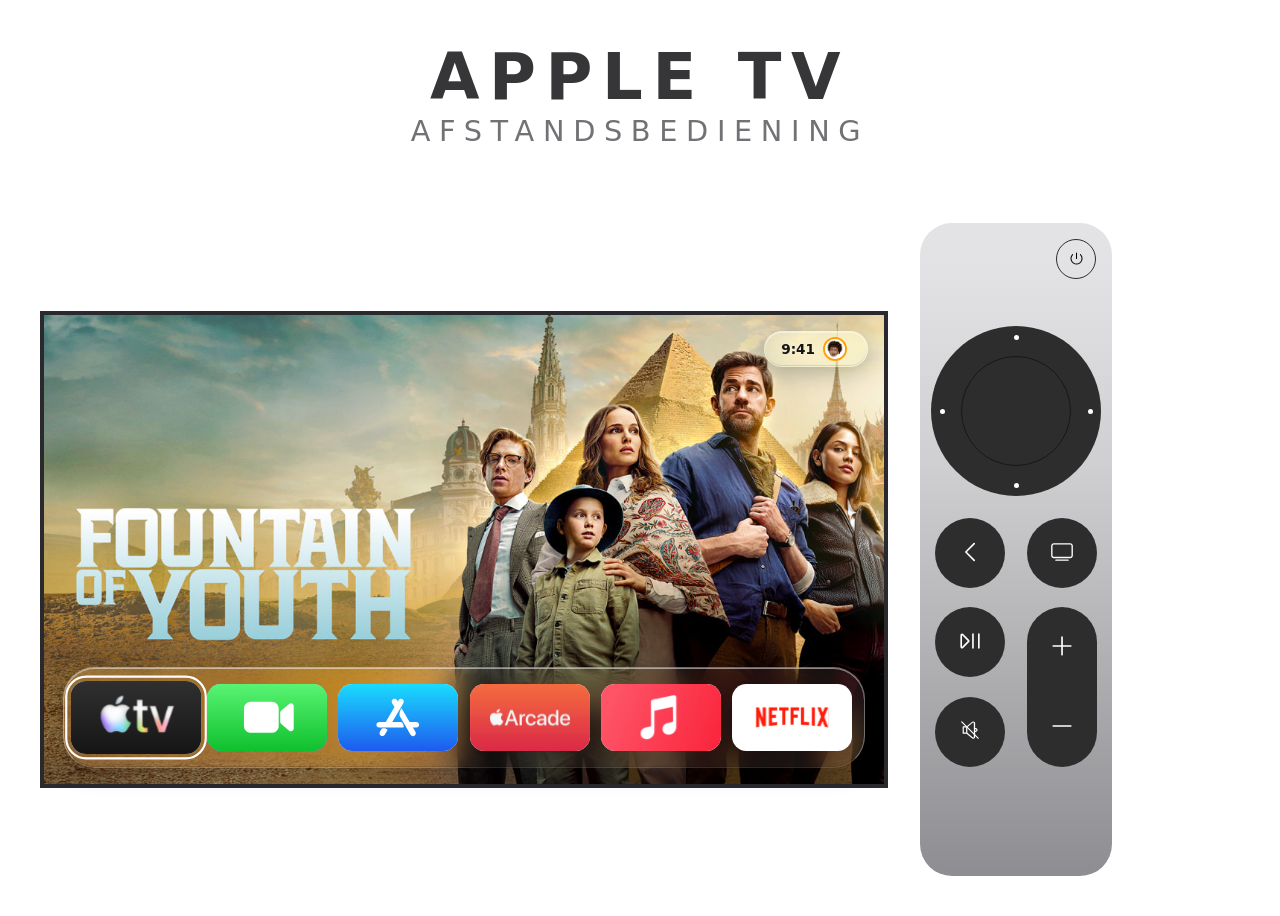
<file: index.html>
<!doctype html>
<html lang="nl">
  <head>
    <meta charset="UTF-8" />
    <meta name="viewport" content="width=device-width, initial-scale=1.0" />
    <title>Apple TV Afstandsbediening</title>
    <link rel="icon" href="images/logo apple.png" type="image/png" />
    <link rel="stylesheet" href="styles/main.css" />
  </head>

  <body>
    <header>
      <h1><span>Apple TV</span><span>Afstandsbediening</span></h1>
    </header>
    <main>
      <!-- Paginastaat: alle inputs hier zodat ze overal via :has() bereikbaar zijn -->
      <input type="radio" name="scherm" id="thuis" checked />

      <!-- Tv scherm -->
      <section aria-label="Apple TV scherm">
        <!-- Profiel + tijd rechtsboven -->
        <div>
          <time datetime="09:41">9:41</time>
          <img src="images/memoji.png" alt="Profiel" />
        </div>

        <!-- App rijen onderaan -->
        <ul>
          <li>
            <input type="radio" name="app" id="app-1" checked /><label
              for="app-1"
              ><img src="images/appletv.svg" alt="Apple TV"
            /></label>
          </li>
          <li>
            <input type="radio" name="app" id="app-2" /><label for="app-2"
              ><img src="images/facetime.svg" alt="FaceTime"
            /></label>
          </li>
          <li>
            <input type="radio" name="app" id="app-3" /><label for="app-3"
              ><img src="images/appstore.svg" alt="App Store"
            /></label>
          </li>
          <li>
            <input type="radio" name="app" id="app-4" />
            <input type="radio" name="scherm" id="arcade-app" />
            <label for="app-4"
              ><img src="images/arcade.svg" alt="Arcade"
            /></label>
          </li>
          <li>
            <input type="radio" name="app" id="app-5" />
            <input type="radio" name="scherm" id="muziek-app" />
            <label for="app-5"
              ><img src="images/music.svg" alt="Muziek"
            /></label>
          </li>
          <li>
            <input type="radio" name="app" id="app-6" />
            <input type="radio" name="scherm" id="netflix-app" />
            <label for="app-6"
              ><img src="images/netflix.svg" alt="Netflix"
            /></label>
          </li>
        </ul>

        <!-- Netflix-app scherm -->
        <article>
          <p>Netflix</p>
          <video autoplay loop muted playsinline>
            <source src="videos/netflix-intro.mp4" type="video/mp4" />
          </video>
        </article>

        <article>
          <p>Arcade</p>
          <video autoplay loop muted playsinline>
            <source src="videos/Apple Arcade intro.mp4" type="video/mp4" />
          </video>
        </article>

        <!-- Muziek-app scherm -->
        <article>
          <figure>
            <img
              src="images/asitwas-album-cover.png"
              alt="Album art As It Was"
            />
          </figure>
          <div>
            <p>As It Was</p>
            <span>Harry Styles · Harry's House</span>
          </div>
          <nav aria-label="Muziekbediening">
            <button type="button" aria-label="Vorige">
              <svg
                width="24"
                height="24"
                viewBox="0 0 24 24"
                fill="currentColor"
                aria-hidden="true"
                focusable="false"
              >
                <path d="M6 6h2v12H6zm3.5 6 8.5 6V6z" />
              </svg>
            </button>
            <button type="button" aria-label="Pauzeren">
              <svg
                width="28"
                height="28"
                viewBox="0 0 24 24"
                fill="currentColor"
                aria-hidden="true"
                focusable="false"
              >
                <path d="M6 19h4V5H6v14zm8-14v14h4V5h-4z" />
              </svg>
            </button>
            <button type="button" aria-label="Volgende">
              <svg
                width="24"
                height="24"
                viewBox="0 0 24 24"
                fill="currentColor"
                aria-hidden="true"
                focusable="false"
              >
                <path d="m6 18 8.5-6L6 6v12zM16 6v12h2V6h-2z" />
              </svg>
            </button>
          </nav>
        </article>
      </section>

      <!-- Afstandbediening -->
      <section aria-label="Afstandsbediening">
        <!-- Aan/Uit knop rechtsboven -->
        <div aria-label="Aan/Uit">
          <label aria-hidden="true"
            ><input type="radio" name="aan-uit" value="uit"
          /></label>
          <label aria-hidden="true"
            ><input type="radio" name="aan-uit" value="aan" checked
          /></label>
          <svg
            width="25"
            height="25"
            viewBox="0 0 800 800"
            fill="none"
            xmlns="http://www.w3.org/2000/svg"
            aria-hidden="true"
            focusable="false"
          >
            <path
              d="M400.577 224V400.472M525.325 275.765C550.003 300.447 566.808 331.892 573.613 366.122C580.418 400.354 576.92 435.833 563.559 468.076C550.199 500.317 527.576 527.876 498.552 547.265C469.527 566.653 435.406 577 400.5 577C365.594 577 331.472 566.653 302.448 547.265C273.424 527.876 250.801 500.317 237.441 468.076C224.08 435.833 220.582 400.354 227.387 366.122C234.193 331.892 250.997 300.447 275.675 275.765"
              stroke="currentColor"
              stroke-width="33"
              stroke-linecap="round"
              stroke-linejoin="round"
            />
          </svg>
        </div>

        <!-- trackpad klik gedeelte  -->
        <section aria-label="Trackpad">
          <span aria-hidden="true"></span>
          <span aria-label="Links">
            <label for="app-1" aria-hidden="true"></label>
            <label for="app-2" aria-hidden="true"></label>
            <label for="app-3" aria-hidden="true"></label>
            <label for="app-4" aria-hidden="true"></label>
            <label for="app-5" aria-hidden="true"></label>
          </span>
          <button type="button" aria-label="Selecteer">
            <label for="arcade-app" aria-hidden="true"></label>
            <label for="muziek-app" aria-hidden="true"></label>
            <label for="netflix-app" aria-hidden="true"></label>
          </button>
          <span aria-label="Rechts">
            <label for="app-2" aria-hidden="true"></label>
            <label for="app-3" aria-hidden="true"></label>
            <label for="app-4" aria-hidden="true"></label>
            <label for="app-5" aria-hidden="true"></label>
            <label for="app-6" aria-hidden="true"></label>
          </span>
          <span aria-hidden="true"></span>
        </section>

        <!-- SVG iconen afkomstig van https://www.svgrepo.com -->
        <!-- Bedieningsknoppen van de remote -->
        <nav aria-label="Remotebediening">
          <button type="button" aria-label="Terug">
            <label for="thuis" aria-hidden="true"></label>
            <svg
              width="40"
              height="40"
              viewBox="0 0 800 800"
              fill="none"
              xmlns="http://www.w3.org/2000/svg"
              aria-hidden="true"
              focusable="false"
            >
              <path
                d="M483.667 566.333L317 399.667L483.667 233"
                stroke="white"
                stroke-width="33.3333"
                stroke-linecap="round"
                stroke-linejoin="round"
              />
            </svg>
          </button>
          <button type="button" aria-label="Menu">
            <svg
              width="40"
              height="40"
              viewBox="0 0 800 800"
              fill="none"
              xmlns="http://www.w3.org/2000/svg"
              aria-hidden="true"
              focusable="false"
            >
              <path
                d="M183 278.308C183 248.314 207.314 224 237.308 224H563.154C593.148 224 617.461 248.314 617.461 278.308V468.385C617.461 498.379 593.148 522.692 563.154 522.692H237.308C207.314 522.692 183 498.379 183 468.385V278.308ZM237.308 251.154C222.311 251.154 210.154 263.311 210.154 278.308V468.385C210.154 483.382 222.311 495.538 237.308 495.538H563.154C578.151 495.538 590.308 483.382 590.308 468.385V278.308C590.308 263.311 578.151 251.154 563.154 251.154H237.308Z"
                fill="white"
              />
              <path
                d="M264.461 563.423C264.461 555.926 270.54 549.846 278.038 549.846H522.423C529.92 549.846 536 555.926 536 563.423C536 570.92 529.92 577 522.423 577H278.038C270.54 577 264.461 570.92 264.461 563.423Z"
                fill="white"
              />
            </svg>
          </button>
          <button type="button" aria-label="Afspelen/Pauzeren">
            <svg
              width="40"
              height="40"
              viewBox="0 0 800 800"
              fill="none"
              xmlns="http://www.w3.org/2000/svg"
              aria-hidden="true"
              focusable="false"
            >
              <path
                d="M459.333 263V538M577 263V538M224 306.334V494.666C224 514.421 224 524.297 227.9 528.87C231.284 532.84 236.36 534.946 241.554 534.535C247.541 534.064 254.514 527.081 268.459 513.112L362.474 418.945C368.92 412.488 372.142 409.261 373.35 405.538C374.411 402.264 374.411 398.736 373.35 395.462C372.142 391.739 368.92 388.512 362.474 382.055L268.459 287.888C254.514 273.92 247.541 266.936 241.554 266.464C236.36 266.055 231.284 268.161 227.9 272.129C224 276.703 224 286.58 224 306.334Z"
                stroke="white"
                stroke-width="33"
                stroke-linecap="round"
                stroke-linejoin="round"
              />
            </svg>
          </button>
          <button type="button" aria-label="Dempen">
            <svg
              width="40"
              height="40"
              viewBox="0 0 800 800"
              fill="none"
              xmlns="http://www.w3.org/2000/svg"
              aria-hidden="true"
              focusable="false"
            >
              <path
                d="M467.385 574.639C460.301 574.639 450.856 572.278 446.134 567.555L330.435 473.107C328.074 470.746 325.712 468.385 325.712 463.662V338.519C325.712 333.796 328.074 331.435 330.435 329.074L446.134 234.626C453.217 229.903 460.301 227.542 467.385 227.542C486.274 227.542 502.803 244.07 502.803 262.96V541.582C502.803 558.111 486.274 574.639 467.385 574.639ZM346.963 456.579L457.94 548.666C465.023 553.388 476.829 551.027 476.829 539.221V260.599C476.829 248.793 465.023 246.432 457.94 251.154L346.963 343.241V456.579Z"
                fill="white"
              />
              <path
                d="M335.157 475.468H264.321C257.237 475.468 252.515 470.746 252.515 463.662V338.518C252.515 331.435 257.237 326.712 264.321 326.712H335.157V475.468ZM276.127 451.856H323.351V350.324H276.127V451.856Z"
                fill="white"
              />
              <path
                d="M490.997 414.077H514.609C521.692 414.077 526.415 409.354 526.415 402.271V395.187C526.415 388.103 521.692 383.381 514.609 383.381H490.997V359.769H514.609C533.498 359.769 550.027 376.297 550.027 395.187V402.271C550.027 421.16 533.498 437.689 514.609 437.689H490.997V414.077Z"
                fill="white"
              />
              <path
                d="M566.555 577C564.194 577 559.472 577 557.11 574.639L226.542 244.07C221.819 239.348 221.819 232.264 226.542 227.542C231.264 222.819 238.348 222.819 243.07 227.542L573.639 558.11C578.361 562.833 578.361 569.916 573.639 574.639C573.639 577 568.916 577 566.555 577Z"
                fill="white"
              />
            </svg>
          </button>
          <span>
            <button type="button" aria-label="Volume omhoog">
              <svg
                width="40"
                height="40"
                viewBox="0 0 800 800"
                fill="none"
                xmlns="http://www.w3.org/2000/svg"
                aria-hidden="true"
                focusable="false"
              >
                <path
                  d="M224 400.5H577M400.5 224V577"
                  stroke="white"
                  stroke-width="33.33"
                  stroke-linecap="round"
                  stroke-linejoin="round"
                />
              </svg>
            </button>
            <button type="button" aria-label="Volume omlaag">
              <svg
                width="40"
                height="40"
                viewBox="0 0 800 800"
                fill="none"
                xmlns="http://www.w3.org/2000/svg"
                aria-hidden="true"
                focusable="false"
              >
                <path
                  d="M224 400H577"
                  stroke="white"
                  stroke-width="33"
                  stroke-linecap="round"
                  stroke-linejoin="round"
                />
              </svg>
            </button>
          </span>
        </nav>
      </section>
    </main>
    <!-- Klik geluid via Web Audio API — https://developer.mozilla.org/en-US/docs/Web/API/AudioContext -->
    <script>
      const ctx = new AudioContext();

      function playClick() {
        const osc = ctx.createOscillator();
        const gain = ctx.createGain();
        osc.connect(gain);
        gain.connect(ctx.destination);
        osc.frequency.value = 900;
        gain.gain.setValueAtTime(0.2, ctx.currentTime);
        gain.gain.exponentialRampToValueAtTime(0.001, ctx.currentTime + 0.06);
        osc.start();
        osc.stop(ctx.currentTime + 0.06);
      }

      document.querySelectorAll("label").forEach((label) => {
        label.addEventListener("click", playClick);
      });
    </script>
  </body>
</html>
</file>
<file: styles/main.css>
/* Laagvolgorde: van laagste naar hoogste prioriteit */
@layer basis, layout, remote, scherm, muziek, interactie, animaties;

@layer basis {
  :root {
    --kleur-achtergrond: #ffffff;

    /* ── Tekst ── */
    --kleur-tekst: #363639;
    --kleur-tekst-dimmer: #727276;

    /* Apple tv */
    --kleur-scherm: #141416;
    --kleur-scherm-rand: #2a2a2e;

    /* remote */
    --kleur-remote: #c7c7c7;
    --kleur-remote-knop: #2d2d2d;
    --kleur-remote-knop-actief: #0e0e0e;
    --kleur-remote-rand: #171717;

    /* overig */
    --kleur-wit: #ffffff;
    --kleur-accent: #ff9f0a;
  }

  @media (prefers-color-scheme: dark) {
    :root {
      --kleur-achtergrond: #0d0d0f;

      --kleur-tekst: #f5f5f7;
      --kleur-tekst-dimmer: #8e8e93;

      --kleur-remote: #1c1c1e;
      --kleur-remote-knop: #2c2c2e;
      --kleur-remote-knop-actief: #0a84ff;
    }
  }

  * {
    box-sizing: border-box;
    font-family: -apple-system, "SF Pro Text", system-ui, sans-serif;
  }

  header h1 {
    font-size: clamp(2.5rem, 5vw, 4.5rem);
    font-weight: 700;
    letter-spacing: 0.15em;
    text-transform: uppercase;
    text-align: center;
    color: var(--kleur-tekst);
    margin-top: 2rem;
    display: flex;
    flex-direction: column;
    animation:
      schaduw-dans 3s ease-in-out infinite,
      golf 3s ease-in-out infinite;
  }

  header h1 span:last-of-type {
    font-size: 0.45em;
    font-weight: 300;
    letter-spacing: 0.3em;
    color: var(--kleur-tekst-dimmer);
    animation: wave 3s ease-in-out infinite 0.4s;
  }

  body {
    background-color: var(--kleur-achtergrond);
    display: grid;
    grid-template-rows: auto 1fr;
    height: 100dvh;
    overflow: hidden;
  }
}

@layer layout {
  main {
    display: grid;
    grid-template-columns: 1fr 20rem;
    align-items: center;
    gap: 2rem;
    padding: 2rem;
    height: 100%;
  }

  main > section:first-of-type {
    height: 100%;
  }

  main > section:last-of-type {
    background: linear-gradient(
      180deg,
      #e3e3e6 5.45%,
      #cfcfd1 37.35%,
      #88888c 105.45%
    );
    display: flex;
    justify-content: center;
    align-items: center;
    height: 100%;
    width: 60%;
    border-radius: 2rem;
  }
}

/* vormgeving van scherm  */
@layer scherm {
  main > section:first-of-type {
    background: url("../images/achtergrond-apple-tv.jpg") center / cover
      no-repeat;
    /* border-radius: 1rem; */
    border: 4px solid var(--kleur-scherm-rand);
    place-self: center;
    display: flex;
    position: relative;
    width: min(900px, 100%);
    height: auto;
    aspect-ratio: 16 / 9;
    padding: 1.25rem;

    flex-direction: column;
    justify-content: flex-end;
    align-items: flex-start;

    /* Profiel + tijd */
    & > div:first-of-type {
      position: absolute;
      top: 1rem;
      right: 1rem;
      display: flex;
      align-items: center;
      gap: 0.5rem;
      /* Glassmorphism: backdrop-filter techniek — https://developer.mozilla.org/en-US/docs/Web/CSS/backdrop-filter */
      background: linear-gradient(
        135deg,
        rgba(255, 255, 255, 0.1) 0%,
        rgba(255, 255, 255, 0.04) 50%,
        rgba(255, 255, 255, 0.08) 100%
      );
      backdrop-filter: blur(16px) brightness(1.1) contrast(1.05) saturate(140%);
      -webkit-backdrop-filter: blur(16px) brightness(1.1) contrast(1.05)
        saturate(140%);
      border: 1px solid rgba(255, 255, 255, 0.35);
      border-bottom: 1px solid rgba(255, 255, 255, 0.1);
      box-shadow:
        0 4px 24px rgba(0, 0, 0, 0.25),
        inset 0 1px 0 rgba(255, 255, 255, 0.5),
        inset 0 -1px 0 rgba(0, 0, 0, 0.1);
      border-radius: 2rem;
      padding: 0.3rem 1.25rem 0.3rem 1rem;

      & > time {
        font-size: 0.85rem;
        font-weight: 600;
        color: var(--kleur-scherm);
      }

      & > img {
        width: 24px;
        height: 24px;
        border-radius: 50%;
        object-fit: cover;
        background: var(--kleur-accent);
        border: 2px solid var(--kleur-accent);
      }
    }

    & > ul {
      position: absolute;
      bottom: 1rem;
      left: 0;
      right: 0;
      display: flex;
      justify-content: space-evenly;
      align-items: center;
      list-style: none;
      margin: 0 1.2rem;
      padding: 1rem 0;

      /* Glassmorphism: backdrop-filter techniek — https://developer.mozilla.org/en-US/docs/Web/CSS/backdrop-filter */
      background: linear-gradient(
        135deg,
        rgba(255, 255, 255, 0.1) 0%,
        rgba(255, 255, 255, 0.04) 50%,
        rgba(255, 255, 255, 0.08) 100%
      );
      backdrop-filter: blur(16px) brightness(1.1) contrast(1.05) saturate(140%);
      -webkit-backdrop-filter: blur(16px) brightness(1.1) contrast(1.05)
        saturate(140%);
      border: 1px solid rgba(255, 255, 255, 0.35);
      border-bottom: 1px solid rgba(255, 255, 255, 0.1);
      box-shadow:
        0 4px 24px rgba(0, 0, 0, 0.25),
        inset 0 1px 0 rgba(255, 255, 255, 0.5),
        inset 0 -1px 0 rgba(0, 0, 0, 0.1);
      border-radius: 2rem;
    }
  }

  main > section:first-of-type ul li label {
    cursor: pointer;
  }

  main > section:first-of-type ul li img {
    display: block;
    width: 120px;
    border-radius: 0.9rem;
  }
}

@layer remote {
  /* Vormgeving van de remote */

  main > section:last-of-type {
    position: relative;
    display: flex;
    flex-direction: column;
    align-items: center;
    gap: 1rem;
    & > [aria-label="Aan/Uit"] {
      position: absolute;
      top: 1rem;
      right: 1rem;
      height: 40px;
      width: 40px;
      display: flex;
      align-items: center;
      justify-content: center;
      background-color: transparent;
      border: solid 1px var(--kleur-remote-knop);
      border-radius: 50%;
      cursor: pointer;
      transition:
        transform 0.1s ease,
        background-color 0.1s ease;

      &:active {
        transform: scale(0.88);
        background-color: var(--kleur-remote-knop-actief);
      }

      & > label {
        position: absolute;
        inset: 0;
        border-radius: 50%;
        cursor: pointer;
        display: none;
      }
    }

    /* TV aan → toon label voor power-uit */
    :has([name="aan-uit"][value="aan"]:checked)
      &
      > [aria-label="Aan/Uit"]
      > label:first-of-type {
      display: block;
    }

    /* TV uit → toon label voor power-aan */
    :has([name="aan-uit"][value="uit"]:checked)
      &
      > [aria-label="Aan/Uit"]
      > label:last-of-type {
      display: block;
    }

    & > section {
      display: grid;
      grid-template-columns: repeat(3, 1fr);
      grid-template-rows: repeat(3, 1fr);
      gap: 0.5rem;
      height: 170px;
      width: 170px;
      background-color: var(--kleur-remote-knop);
      border-radius: 50%;
      place-self: center;

      & > button {
        place-self: center;
        border: none;
        border-radius: 50%;
        padding: 0;
        width: 5px;
        height: 5px;
        aspect-ratio: 1;
        background-color: var(--kleur-wit);
        position: relative;
      }

      & > :first-child {
        grid-column: 2;
        grid-row: 1;
        place-self: center;
        position: relative;
        width: 5px;
        height: 5px;
        background-color: var(--kleur-wit);
        border-radius: 50%;
      }
      & > [aria-label="Links"] {
        grid-column: 1;
        grid-row: 2;
        place-self: center;
        position: relative;
        width: 5px;
        height: 5px;
        background-color: var(--kleur-wit);
        border-radius: 50%;
        transition: transform 0.1s ease;

        &:active {
          transform: scale(0.7);
        }
      }
      & > [aria-label="Selecteer"] {
        grid-column: 2;
        grid-row: 2;
        width: 110px;
        height: 110px;
        background-color: var(--kleur-remote-knop);
        border: solid 1px var(--kleur-remote-rand);
        position: relative;
        transition:
          transform 0.1s ease,
          background-color 0.1s ease;

        &:active {
          transform: scale(0.92);
          background-color: var(--kleur-remote-knop-actief);
          box-shadow: inset 0 2px 8px rgba(0, 0, 0, 0.6);
        }
      }
      & > [aria-label="Rechts"] {
        grid-column: 3;
        grid-row: 2;
        place-self: center;
        position: relative;
        width: 5px;
        height: 5px;
        background-color: var(--kleur-wit);
        border-radius: 50%;
        transition: transform 0.1s ease;

        &:active {
          transform: scale(0.7);
        }
      }
      & > :last-child {
        grid-column: 2;
        grid-row: 3;
        place-self: center;
        position: relative;
        width: 5px;
        height: 5px;
        background-color: var(--kleur-wit);
        border-radius: 50%;
      }

      & > [aria-label="Links"] label,
      & > [aria-label="Rechts"] label,
      & > [aria-label="Omhoog"] label,
      & > [aria-label="Omlaag"] label {
        display: none;
        position: absolute;
        inset: -20px;
        border-radius: 50%;
        background-color: transparent;
        cursor: pointer;
      }
    }
  }
  main > section:last-of-type {
    & > nav {
      display: grid;
      grid-template-columns: repeat(2, 1fr);
      grid-template-rows: repeat(3, 1fr);
      gap: 0.5rem;
      width: 175px;
      height: 260px;

      & > button {
        place-self: center;
        width: 70px;
        height: 70px;
        background-color: var(--kleur-remote-knop);
        border-radius: 50%;
        border: none;
        transition:
          transform 0.1s ease,
          box-shadow 0.1s ease,
          background-color 0.1s ease;

        &:active {
          transform: scale(0.88);
          background-color: var(--kleur-remote-knop-actief);
          box-shadow: inset 0 2px 6px rgba(0, 0, 0, 0.5);
        }
      }
      & > span {
        grid-column: 2;
        grid-row: 2 / span 2;
        place-self: center;
        width: 70px;
        height: 160px;
        background-color: var(--kleur-remote-knop);
        border-radius: 999px;
        display: flex;
        flex-direction: column;
        justify-content: space-between;
        align-items: center;

        & > button {
          background: transparent;
          border: none;
          width: 100%;
          height: 50%;
        }
      }
    }
  }
}

@layer interactie {
  input[type="radio"],
  input[type="checkbox"] {
    display: none;
  }

  /* Selecteer-knop: alle labels standaard verborgen */
  [aria-label="Selecteer"] > label {
    display: none;
  }

  /* App-5 = muziek, app-6 = netflix */
  :has(#app-4:checked) [aria-label="Selecteer"] > label[for="arcade-app"],
  :has(#app-5:checked) [aria-label="Selecteer"] > label[for="muziek-app"],
  :has(#app-6:checked) [aria-label="Selecteer"] > label[for="netflix-app"] {
    display: block;
    position: absolute;
    inset: 0;
    cursor: pointer;
    border-radius: 50%;
  }

  /* Terug-knop: label bedekt de hele knop */
  [aria-label="Terug"] {
    position: relative;
  }

  [aria-label="Terug"] > label {
    position: absolute;
    inset: 0;
    cursor: pointer;
    border-radius: 50%;
    z-index: 1;
  }

  /* TV aan/uit animaties */
  :has([name="aan-uit"][value="aan"]:checked) main > section:first-of-type {
    animation: crt-aan 0.5s ease-out forwards;
  }

  :has([name="aan-uit"][value="uit"]:checked) main > section:first-of-type {
    animation: crt-uit 0.5s ease-in forwards;
  }

  /* Actieve app oplichten */
  :has(#app-1:checked) ul:first-of-type li:nth-child(1) img,
  :has(#app-2:checked) ul:first-of-type li:nth-child(2) img,
  :has(#app-3:checked) ul:first-of-type li:nth-child(3) img,
  :has(#app-4:checked) ul:first-of-type li:nth-child(4) img,
  :has(#app-5:checked) ul:first-of-type li:nth-child(5) img,
  :has(#app-6:checked) ul:first-of-type li:nth-child(6) img,
  /* Actieve app oplichten */
  :has(#app-1:checked) ul li:nth-child(1) img,
  :has(#app-2:checked) ul li:nth-child(2) img,
  :has(#app-3:checked) ul li:nth-child(3) img,
  :has(#app-4:checked) ul li:nth-child(4) img,
  :has(#app-5:checked) ul li:nth-child(5) img,
  :has(#app-6:checked) ul li:nth-child(6) img {
    outline: 2px solid var(--kleur-wit);
    outline-offset: 3px;
    transform: scale(1.09);
    transition: transform 0.2s ease-in-out;
  }

  /* Rechts: toon het juiste label op basis van actieve app */
  :has(#app-1:checked) [aria-label="Rechts"] label[for="app-2"],
  :has(#app-2:checked) [aria-label="Rechts"] label[for="app-3"],
  :has(#app-3:checked) [aria-label="Rechts"] label[for="app-4"],
  :has(#app-4:checked) [aria-label="Rechts"] label[for="app-5"],
  :has(#app-5:checked) [aria-label="Rechts"] label[for="app-6"] {
    display: block;
  }

  /* Links: toon het juiste label op basis van actieve app */
  :has(#app-2:checked) [aria-label="Links"] label[for="app-1"],
  :has(#app-3:checked) [aria-label="Links"] label[for="app-2"],
  :has(#app-4:checked) [aria-label="Links"] label[for="app-3"],
  :has(#app-5:checked) [aria-label="Links"] label[for="app-4"],
  :has(#app-6:checked) [aria-label="Links"] label[for="app-5"] {
    display: block;
  }
}

@layer muziek {
  main > section:first-of-type > article {
    display: none;
  }

  /* Netflix scherm */
  main > section:first-of-type > article:nth-of-type(1),
  main > section:first-of-type > article:nth-of-type(2) {
    display: none;
  }

  :has(#arcade-app:checked)
    main
    > section:first-of-type
    > article:nth-of-type(2) {
    display: flex;
    flex-direction: column;
    align-items: center;
    justify-content: center;
    position: absolute;
    inset: 0;
    background: #000;
    border-radius: inherit;
    z-index: 10;

    & > p {
      display: none;
    }

    & > video {
      position: absolute;
      inset: 0;
      width: 100%;
      height: 100%;
      object-fit: cover;
      border-radius: inherit;
    }
  }

  :has(#netflix-app:checked)
    main
    > section:first-of-type
    > article:nth-of-type(1) {
    display: flex;
    flex-direction: column;
    align-items: center;
    justify-content: center;
    position: absolute;
    inset: 0;
    background: #000;
    border-radius: inherit;
    z-index: 10;
    gap: 1rem;

    & > p {
      color: #e50914;
      font-size: 2rem;
      font-weight: 900;
      letter-spacing: 0.1em;
    }

    & > video {
      position: absolute;
      inset: 0;
      width: 100%;
      height: 100%;
      object-fit: cover;
      border-radius: inherit;
    }
  }

  :has(#muziek-app:checked)
    main
    > section:first-of-type
    > article:nth-of-type(3) {
    display: grid;
    grid-template-rows: auto 1fr auto auto auto;
    position: absolute;
    inset: 0;
    padding: 1.2rem 2rem 1.5rem;
    background: #b0b0b8;
    border-radius: inherit;
    z-index: 10;
    gap: 0.6rem;
    align-items: center;
  }

  /* Terug label */
  main > section:first-of-type > article > label {
    color: var(--kleur-wit);
    font-size: 0.75rem;
    cursor: pointer;
    justify-self: start;
    font-weight: 500;
  }

  /* Album art */
  main > section:first-of-type > article > figure {
    margin: 0;
    justify-self: center;
    width: clamp(140px, 45%, 240px);
    aspect-ratio: 1;
    background: #d4d4d8;
    border-radius: 0.8rem;
    box-shadow: 0 8px 24px rgba(0, 0, 0, 0.25);
    display: flex;
    align-items: center;
    justify-content: center;
    overflow: hidden;

    & > img {
      width: 100%;
      height: 100%;
      object-fit: cover;
      opacity: 1;
    }
  }

  /* Titel + artiest */
  main > section:first-of-type > article > div {
    text-align: left;

    & > p {
      margin: 0;
      font-size: clamp(0.85rem, 1.5vw, 1.1rem);
      font-weight: 600;
      color: var(--kleur-wit);
    }

    & > span {
      font-size: clamp(0.7rem, 1.1vw, 0.85rem);
      color: rgba(255, 255, 255, 0.7);
    }
  }

  /* Knoppen */
  main > section:first-of-type > article > nav {
    display: flex;
    justify-content: space-between;
    align-items: center;

    & > button {
      background: none;
      border: none;
      color: var(--kleur-wit);
      cursor: pointer;
      display: flex;
      align-items: center;
      justify-content: center;
      padding: 0.3rem;
    }
  }
}

@layer animaties {
  @keyframes draai {
    from {
      transform: rotate(0deg);
    }
    to {
      transform: rotate(360deg);
    }
  }

  /* Bron: https://prismic.io/blog/css-text-animations */
  @keyframes schaduw-dans {
    0% {
      text-shadow:
        4px 4px 0 #f5f5f7,
        -4px -4px 0 #0a84ff;
    }
    50% {
      text-shadow:
        -4px -4px 0 #f5f5f7,
        4px 4px 0 #0a84ff;
    }
    100% {
      text-shadow:
        4px 4px 0 #f5f5f7,
        -4px -4px 0 #0a84ff;
    }
  }

  @keyframes golf {
    0%,
    100% {
      transform: translateY(0px);
    }
    50% {
      transform: translateY(-6px);
    }
  }

  @keyframes crt-uit {
    0% {
      transform: scaleY(1) scaleX(1);
      filter: brightness(1);
    }
    40% {
      transform: scaleY(0.02) scaleX(1);
      filter: brightness(4);
    }
    70% {
      transform: scaleY(0.02) scaleX(0.2);
      filter: brightness(2);
    }
    100% {
      transform: scaleY(0) scaleX(0);
      filter: brightness(0);
    }
  }

  @keyframes crt-aan {
    0% {
      transform: scaleY(0) scaleX(0);
      filter: brightness(0);
    }
    30% {
      transform: scaleY(0.02) scaleX(0.2);
      filter: brightness(2);
    }
    60% {
      transform: scaleY(0.02) scaleX(1);
      filter: brightness(4);
    }
    100% {
      transform: scaleY(1) scaleX(1);
      filter: brightness(1);
    }
  }
}

/* ── Responsive ── */
@media (max-width: 768px) {
  body {
    height: auto;
    overflow-y: auto;
  }

  main {
    grid-template-columns: 1fr;
    height: auto;
    padding: 1rem;
    gap: 1rem;
  }

  main > section:first-of-type {
    width: 100%;
    height: auto;
  }

  main > section:first-of-type > div:first-of-type {
    padding: 0.2rem 0.75rem 0.2rem 0.6rem;
    gap: 0.3rem;
  }

  main > section:first-of-type > div:first-of-type > time {
    font-size: 0.7rem;
  }

  main > section:first-of-type > div:first-of-type > img {
    width: 18px;
    height: 18px;
  }

  main > section:first-of-type > article:nth-of-type(3) {
    padding: 0.6rem 1rem;
    gap: 0.3rem;
  }

  main > section:first-of-type > article > figure {
    width: clamp(60px, 18vw, 100px);
  }

  main > section:first-of-type > article > nav svg {
    width: 18px;
    height: 18px;
  }

  main > section:first-of-type ul {
    padding: 0.4rem 0.5rem;
    gap: 0.3rem;
    margin: 0 0.4rem;
    border-radius: 0.75rem;
  }

  main > section:first-of-type ul li img {
    width: clamp(46px, 11vw, 68px);
    border-radius: 0.4rem;
  }

  main > section:last-of-type {
    width: fit-content;
    height: auto;
    justify-self: center;
    transform: scale(0.6);
    transform-origin: top center;
    margin-bottom: -22rem;
    padding: 7rem 1rem;
  }

  main > section:last-of-type > section {
    width: 185px;
    height: 185px;
  }

  main > section:last-of-type > section > [aria-label="Selecteer"] {
    width: 115px;
    height: 115px;
  }

  main > section:last-of-type > nav {
    width: 185px;
    height: 275px;
  }

  main > section:last-of-type > nav > button {
    width: 75px;
    height: 75px;
  }

  main > section:last-of-type > nav > span {
    width: 75px;
    height: 165px;
  }
}
</file>
